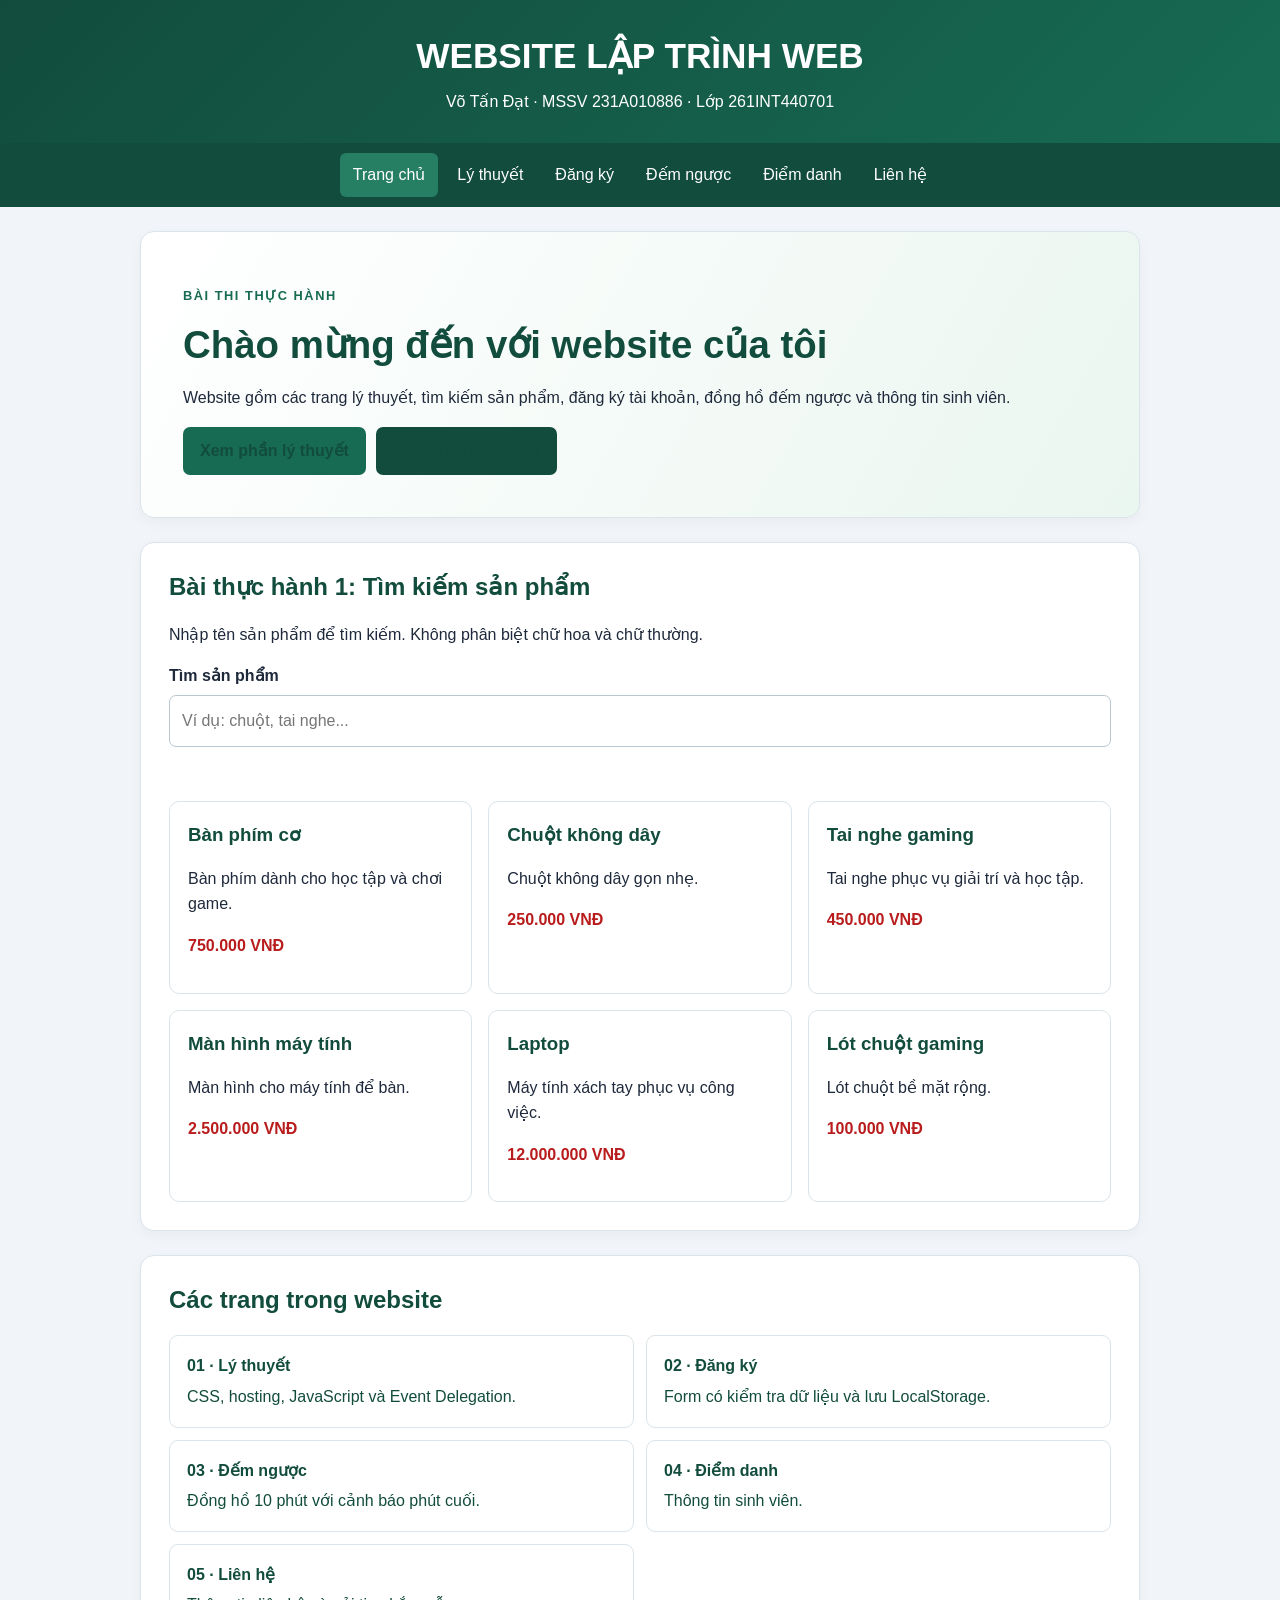
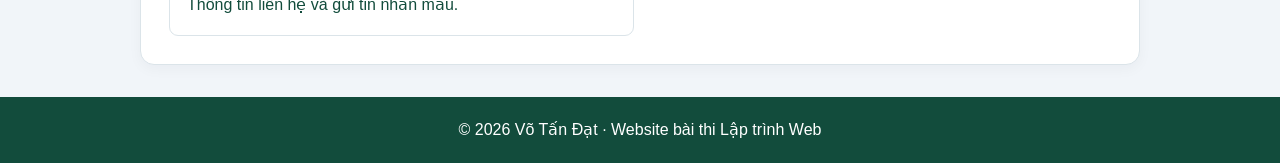
<file: index.html>
<!DOCTYPE html>
<html lang="vi">
<head>
  <meta charset="UTF-8">
  <meta name="viewport" content="width=device-width, initial-scale=1.0">
  <title>Trang chủ | Võ Tấn Đạt</title>
  <link rel="stylesheet" href="css/style.css">
  <script src="js/script.js" defer></script>
</head>
<body>
  <header class="site-header">
    <div class="container"><h1>WEBSITE LẬP TRÌNH WEB</h1><p>Võ Tấn Đạt · MSSV 231A010886 · Lớp 261INT440701</p></div>
  </header>
  <nav class="site-nav" aria-label="Menu chính">
    <a class="active" href="index.html">Trang chủ</a>
    <a href="baitap01.html">Lý thuyết</a>
    <a href="baitap02.html">Đăng ký</a>
    <a href="baitap03.html">Đếm ngược</a>
    <a href="about.html">Điểm danh</a>
    <a href="contact.html">Liên hệ</a>
  </nav>
  <main class="container">
    <section class="hero panel">
      <p class="eyebrow">BÀI THI THỰC HÀNH</p>
      <h2>Chào mừng đến với website của tôi</h2>
      <p>Website gồm các trang lý thuyết, tìm kiếm sản phẩm, đăng ký tài khoản, đồng hồ đếm ngược và thông tin sinh viên.</p>
      <div class="button-row"><a class="button" href="baitap01.html">Xem phần lý thuyết</a><a class="button button-secondary" href="about.html">Thông tin sinh viên</a></div>
    </section>
    <section class="panel">
      <h2>Bài thực hành 1: Tìm kiếm sản phẩm</h2>
      <p>Nhập tên sản phẩm để tìm kiếm. Không phân biệt chữ hoa và chữ thường.</p>
      <label for="productSearch">Tìm sản phẩm</label>
      <input id="productSearch" type="search" placeholder="Ví dụ: chuột, tai nghe..." autocomplete="off">
      <p id="productMessage" class="status" role="status" aria-live="polite"></p>
      <div id="productList" class="product-grid"></div>
    </section>
    <section class="panel">
      <h2>Các trang trong website</h2>
      <div class="link-grid">
        <a class="link-card" href="baitap01.html"><strong>01 · Lý thuyết</strong><span>CSS, hosting, JavaScript và Event Delegation.</span></a>
        <a class="link-card" href="baitap02.html"><strong>02 · Đăng ký</strong><span>Form có kiểm tra dữ liệu và lưu LocalStorage.</span></a>
        <a class="link-card" href="baitap03.html"><strong>03 · Đếm ngược</strong><span>Đồng hồ 10 phút với cảnh báo phút cuối.</span></a>
        <a class="link-card" href="about.html"><strong>04 · Điểm danh</strong><span>Thông tin sinh viên.</span></a>
        <a class="link-card" href="contact.html"><strong>05 · Liên hệ</strong><span>Thông tin liên hệ và gửi tin nhắn mẫu.</span></a>
      </div>
    </section>
  </main>
  <footer class="site-footer"><p>© 2026 Võ Tấn Đạt · Website bài thi Lập trình Web</p></footer>
</body>
</html>
</file>
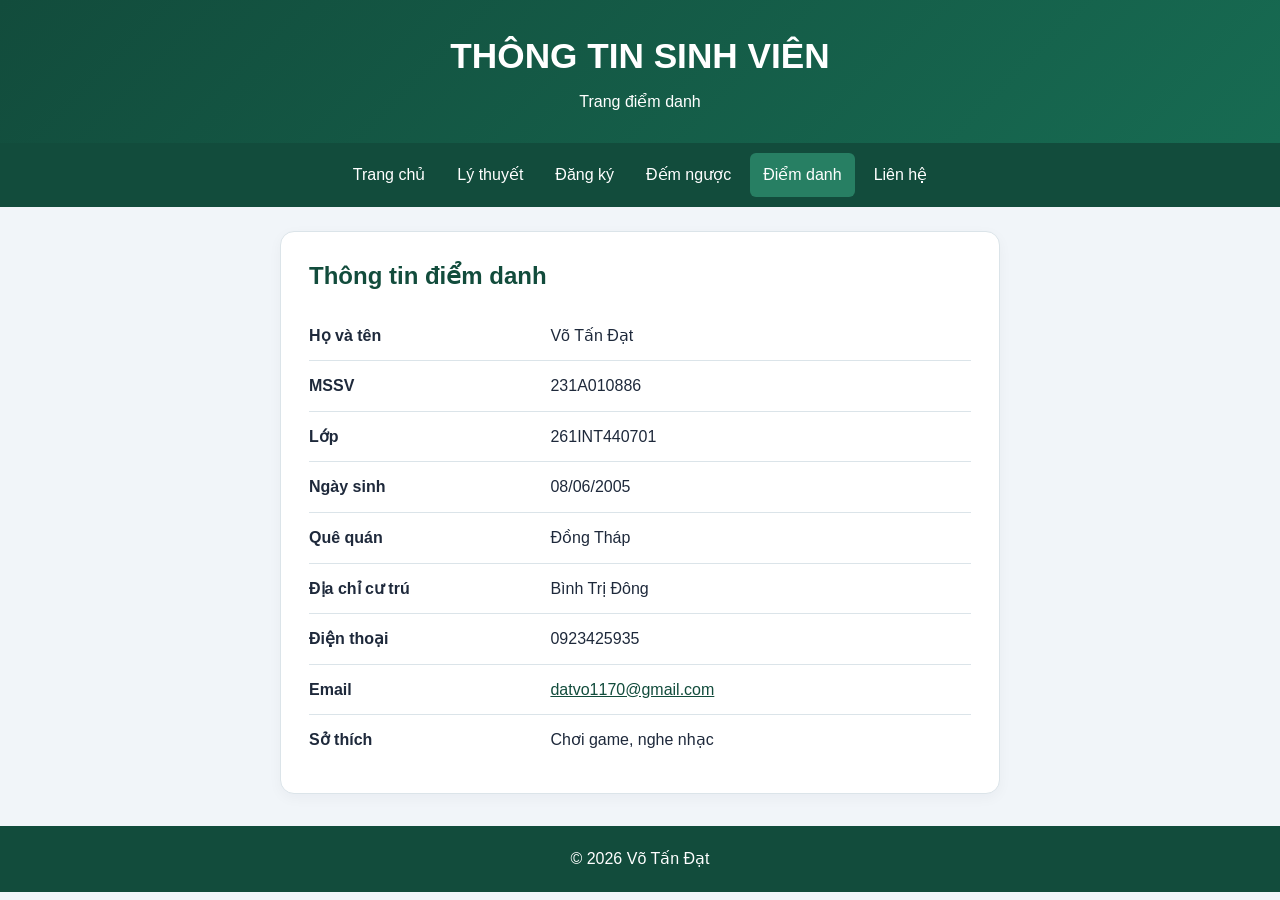
<file: about.html>
<!DOCTYPE html>
<html lang="vi">
<head>
  <meta charset="UTF-8"><meta name="viewport" content="width=device-width, initial-scale=1.0">
  <title>Điểm danh | Võ Tấn Đạt</title><link rel="stylesheet" href="css/style.css">
</head>
<body>
  <header class="site-header"><div class="container"><h1>THÔNG TIN SINH VIÊN</h1><p>Trang điểm danh</p></div></header>
  <nav class="site-nav" aria-label="Menu chính"><a href="index.html">Trang chủ</a><a href="baitap01.html">Lý thuyết</a><a href="baitap02.html">Đăng ký</a><a href="baitap03.html">Đếm ngược</a><a class="active" href="about.html">Điểm danh</a><a href="contact.html">Liên hệ</a></nav>
  <main class="container narrow">
    <section class="panel profile-panel"><h2>Thông tin điểm danh</h2>
      <dl class="profile-list">
        <div><dt>Họ và tên</dt><dd>Võ Tấn Đạt</dd></div>
        <div><dt>MSSV</dt><dd>231A010886</dd></div>
        <div><dt>Lớp</dt><dd>261INT440701</dd></div>
        <div><dt>Ngày sinh</dt><dd>08/06/2005</dd></div>
        <div><dt>Quê quán</dt><dd>Đồng Tháp</dd></div>
        <div><dt>Địa chỉ cư trú</dt><dd>Bình Trị Đông</dd></div>
        <div><dt>Điện thoại</dt><dd>0923425935</dd></div>
        <div><dt>Email</dt><dd><a href="mailto:datvo1170@gmail.com">datvo1170@gmail.com</a></dd></div>
        <div><dt>Sở thích</dt><dd>Chơi game, nghe nhạc</dd></div>
      </dl>
    </section>
  </main>
  <footer class="site-footer"><p>© 2026 Võ Tấn Đạt</p></footer>
</body>
</html>
</file>
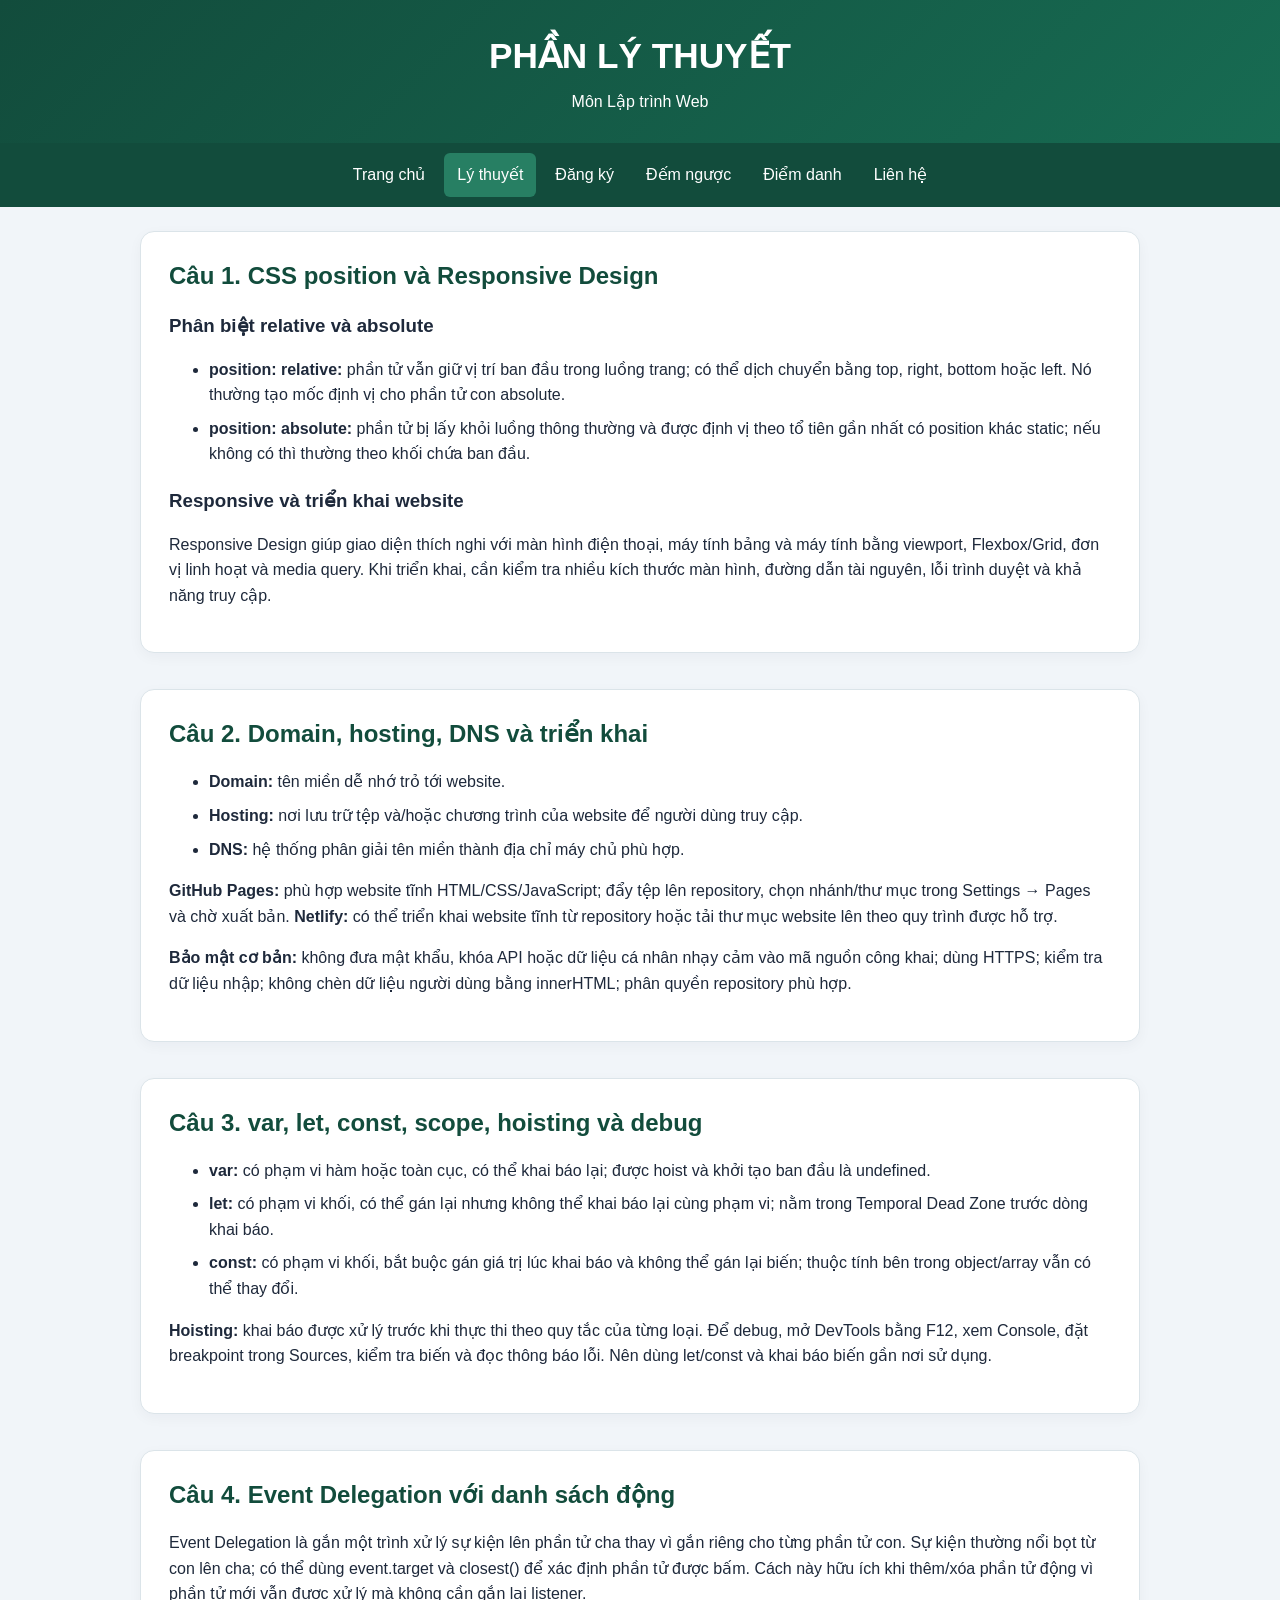
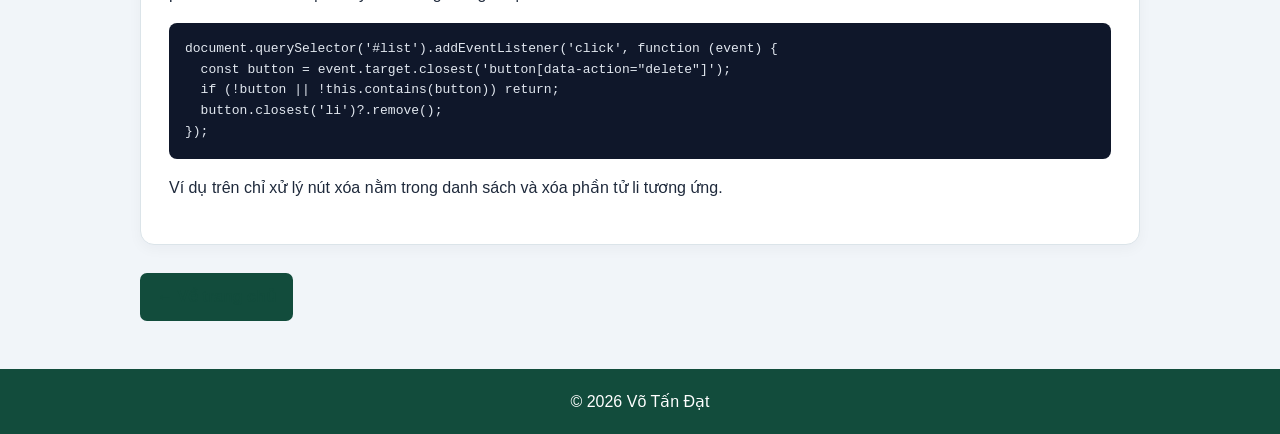
<file: baitap01.html>
<!DOCTYPE html>
<html lang="vi">
<head>
  <meta charset="UTF-8"><meta name="viewport" content="width=device-width, initial-scale=1.0">
  <title>Lý thuyết | Võ Tấn Đạt</title><link rel="stylesheet" href="css/style.css">
</head>
<body>
  <header class="site-header"><div class="container"><h1>PHẦN LÝ THUYẾT</h1><p>Môn Lập trình Web</p></div></header>
  <nav class="site-nav" aria-label="Menu chính">
    <a href="index.html">Trang chủ</a><a class="active" href="baitap01.html">Lý thuyết</a><a href="baitap02.html">Đăng ký</a><a href="baitap03.html">Đếm ngược</a><a href="about.html">Điểm danh</a><a href="contact.html">Liên hệ</a>
  </nav>
  <main class="container content-stack">
    <article class="panel"><h2>Câu 1. CSS position và Responsive Design</h2>
      <h3>Phân biệt relative và absolute</h3>
      <ul><li><strong>position: relative:</strong> phần tử vẫn giữ vị trí ban đầu trong luồng trang; có thể dịch chuyển bằng top, right, bottom hoặc left. Nó thường tạo mốc định vị cho phần tử con absolute.</li><li><strong>position: absolute:</strong> phần tử bị lấy khỏi luồng thông thường và được định vị theo tổ tiên gần nhất có position khác static; nếu không có thì thường theo khối chứa ban đầu.</li></ul>
      <h3>Responsive và triển khai website</h3><p>Responsive Design giúp giao diện thích nghi với màn hình điện thoại, máy tính bảng và máy tính bằng viewport, Flexbox/Grid, đơn vị linh hoạt và media query. Khi triển khai, cần kiểm tra nhiều kích thước màn hình, đường dẫn tài nguyên, lỗi trình duyệt và khả năng truy cập.</p>
    </article>
    <article class="panel"><h2>Câu 2. Domain, hosting, DNS và triển khai</h2>
      <ul><li><strong>Domain:</strong> tên miền dễ nhớ trỏ tới website.</li><li><strong>Hosting:</strong> nơi lưu trữ tệp và/hoặc chương trình của website để người dùng truy cập.</li><li><strong>DNS:</strong> hệ thống phân giải tên miền thành địa chỉ máy chủ phù hợp.</li></ul>
      <p><strong>GitHub Pages:</strong> phù hợp website tĩnh HTML/CSS/JavaScript; đẩy tệp lên repository, chọn nhánh/thư mục trong Settings → Pages và chờ xuất bản. <strong>Netlify:</strong> có thể triển khai website tĩnh từ repository hoặc tải thư mục website lên theo quy trình được hỗ trợ.</p>
      <p><strong>Bảo mật cơ bản:</strong> không đưa mật khẩu, khóa API hoặc dữ liệu cá nhân nhạy cảm vào mã nguồn công khai; dùng HTTPS; kiểm tra dữ liệu nhập; không chèn dữ liệu người dùng bằng innerHTML; phân quyền repository phù hợp.</p>
    </article>
    <article class="panel"><h2>Câu 3. var, let, const, scope, hoisting và debug</h2>
      <ul><li><strong>var:</strong> có phạm vi hàm hoặc toàn cục, có thể khai báo lại; được hoist và khởi tạo ban đầu là undefined.</li><li><strong>let:</strong> có phạm vi khối, có thể gán lại nhưng không thể khai báo lại cùng phạm vi; nằm trong Temporal Dead Zone trước dòng khai báo.</li><li><strong>const:</strong> có phạm vi khối, bắt buộc gán giá trị lúc khai báo và không thể gán lại biến; thuộc tính bên trong object/array vẫn có thể thay đổi.</li></ul>
      <p><strong>Hoisting:</strong> khai báo được xử lý trước khi thực thi theo quy tắc của từng loại. Để debug, mở DevTools bằng F12, xem Console, đặt breakpoint trong Sources, kiểm tra biến và đọc thông báo lỗi. Nên dùng let/const và khai báo biến gần nơi sử dụng.</p>
    </article>
    <article class="panel"><h2>Câu 4. Event Delegation với danh sách động</h2>
      <p>Event Delegation là gắn một trình xử lý sự kiện lên phần tử cha thay vì gắn riêng cho từng phần tử con. Sự kiện thường nổi bọt từ con lên cha; có thể dùng event.target và closest() để xác định phần tử được bấm. Cách này hữu ích khi thêm/xóa phần tử động vì phần tử mới vẫn được xử lý mà không cần gắn lại listener.</p>
      <pre><code>document.querySelector('#list').addEventListener('click', function (event) {
  const button = event.target.closest('button[data-action="delete"]');
  if (!button || !this.contains(button)) return;
  button.closest('li')?.remove();
});</code></pre>
      <p>Ví dụ trên chỉ xử lý nút xóa nằm trong danh sách và xóa phần tử li tương ứng.</p>
    </article>
    <p><a class="button button-secondary" href="index.html">← Về trang chủ</a></p>
  </main>
  <footer class="site-footer"><p>© 2026 Võ Tấn Đạt</p></footer>
</body>
</html>
</file>
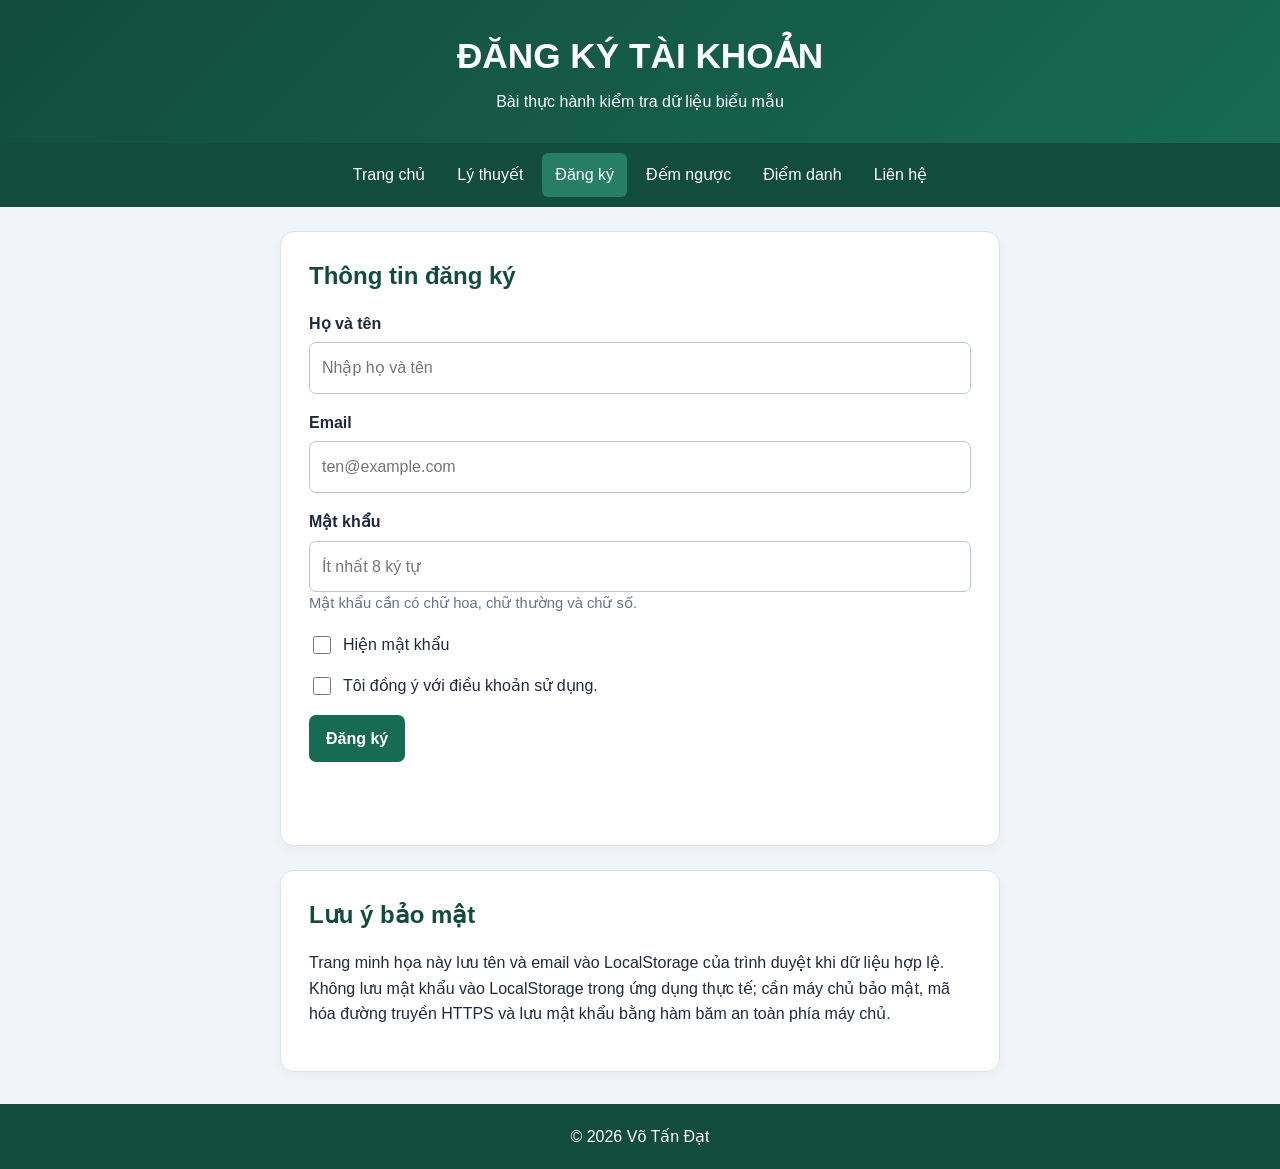
<file: baitap02.html>
<!DOCTYPE html>
<html lang="vi">
<head>
  <meta charset="UTF-8"><meta name="viewport" content="width=device-width, initial-scale=1.0">
  <title>Đăng ký | Võ Tấn Đạt</title><link rel="stylesheet" href="css/style.css"><script src="js/script.js" defer></script>
</head>
<body>
  <header class="site-header"><div class="container"><h1>ĐĂNG KÝ TÀI KHOẢN</h1><p>Bài thực hành kiểm tra dữ liệu biểu mẫu</p></div></header>
  <nav class="site-nav" aria-label="Menu chính"><a href="index.html">Trang chủ</a><a href="baitap01.html">Lý thuyết</a><a class="active" href="baitap02.html">Đăng ký</a><a href="baitap03.html">Đếm ngược</a><a href="about.html">Điểm danh</a><a href="contact.html">Liên hệ</a></nav>
  <main class="container narrow">
    <section class="panel">
      <h2>Thông tin đăng ký</h2>
      <form id="signupForm" novalidate>
        <div class="form-field"><label for="fullName">Họ và tên</label><input id="fullName" name="fullName" type="text" required autocomplete="name" placeholder="Nhập họ và tên"></div>
        <div class="form-field"><label for="signupEmail">Email</label><input id="signupEmail" name="email" type="email" required autocomplete="email" placeholder="ten@example.com"></div>
        <div class="form-field"><label for="signupPassword">Mật khẩu</label><input id="signupPassword" name="password" type="password" required autocomplete="new-password" placeholder="Ít nhất 8 ký tự"><small>Mật khẩu cần có chữ hoa, chữ thường và chữ số.</small></div>
        <div class="form-field"><label class="checkbox-label"><input id="showPassword" type="checkbox"> Hiện mật khẩu</label></div>
        <div class="form-field"><label class="checkbox-label"><input id="acceptTerms" type="checkbox" required> Tôi đồng ý với điều khoản sử dụng.</label></div>
        <button class="button" type="submit">Đăng ký</button>
        <p id="signupMessage" class="status" role="status" aria-live="polite"></p>
      </form>
    </section>
    <section class="panel"><h2>Lưu ý bảo mật</h2><p>Trang minh họa này lưu tên và email vào LocalStorage của trình duyệt khi dữ liệu hợp lệ. Không lưu mật khẩu vào LocalStorage trong ứng dụng thực tế; cần máy chủ bảo mật, mã hóa đường truyền HTTPS và lưu mật khẩu bằng hàm băm an toàn phía máy chủ.</p></section>
  </main>
  <footer class="site-footer"><p>© 2026 Võ Tấn Đạt</p></footer>
</body>
</html>
</file>
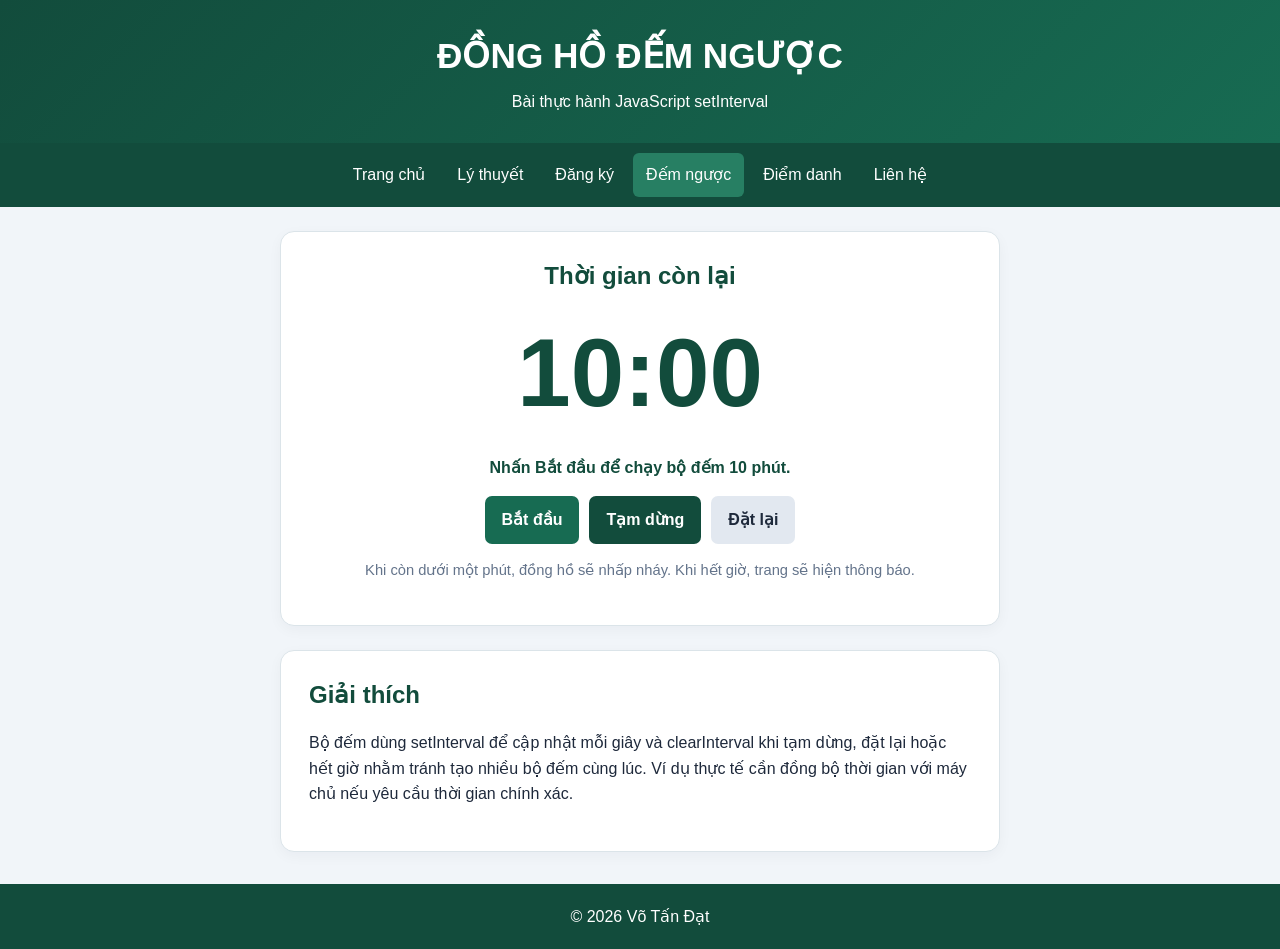
<file: baitap03.html>
<!DOCTYPE html>
<html lang="vi">
<head>
  <meta charset="UTF-8"><meta name="viewport" content="width=device-width, initial-scale=1.0">
  <title>Đếm ngược | Võ Tấn Đạt</title><link rel="stylesheet" href="css/style.css"><script src="js/script.js" defer></script>
</head>
<body>
  <header class="site-header"><div class="container"><h1>ĐỒNG HỒ ĐẾM NGƯỢC</h1><p>Bài thực hành JavaScript setInterval</p></div></header>
  <nav class="site-nav" aria-label="Menu chính"><a href="index.html">Trang chủ</a><a href="baitap01.html">Lý thuyết</a><a href="baitap02.html">Đăng ký</a><a class="active" href="baitap03.html">Đếm ngược</a><a href="about.html">Điểm danh</a><a href="contact.html">Liên hệ</a></nav>
  <main class="container narrow">
    <section class="panel timer-panel">
      <h2>Thời gian còn lại</h2>
      <div id="timerDisplay" class="timer" role="timer" aria-live="off">10:00</div>
      <p id="timerMessage" class="status" role="status" aria-live="polite">Nhấn Bắt đầu để chạy bộ đếm 10 phút.</p>
      <div class="button-row center"><button class="button" id="startTimer" type="button">Bắt đầu</button><button class="button button-secondary" id="pauseTimer" type="button">Tạm dừng</button><button class="button button-light" id="resetTimer" type="button">Đặt lại</button></div>
      <p class="muted">Khi còn dưới một phút, đồng hồ sẽ nhấp nháy. Khi hết giờ, trang sẽ hiện thông báo.</p>
    </section>
    <section class="panel"><h2>Giải thích</h2><p>Bộ đếm dùng setInterval để cập nhật mỗi giây và clearInterval khi tạm dừng, đặt lại hoặc hết giờ nhằm tránh tạo nhiều bộ đếm cùng lúc. Ví dụ thực tế cần đồng bộ thời gian với máy chủ nếu yêu cầu thời gian chính xác.</p></section>
  </main>
  <footer class="site-footer"><p>© 2026 Võ Tấn Đạt</p></footer>
</body>
</html>
</file>
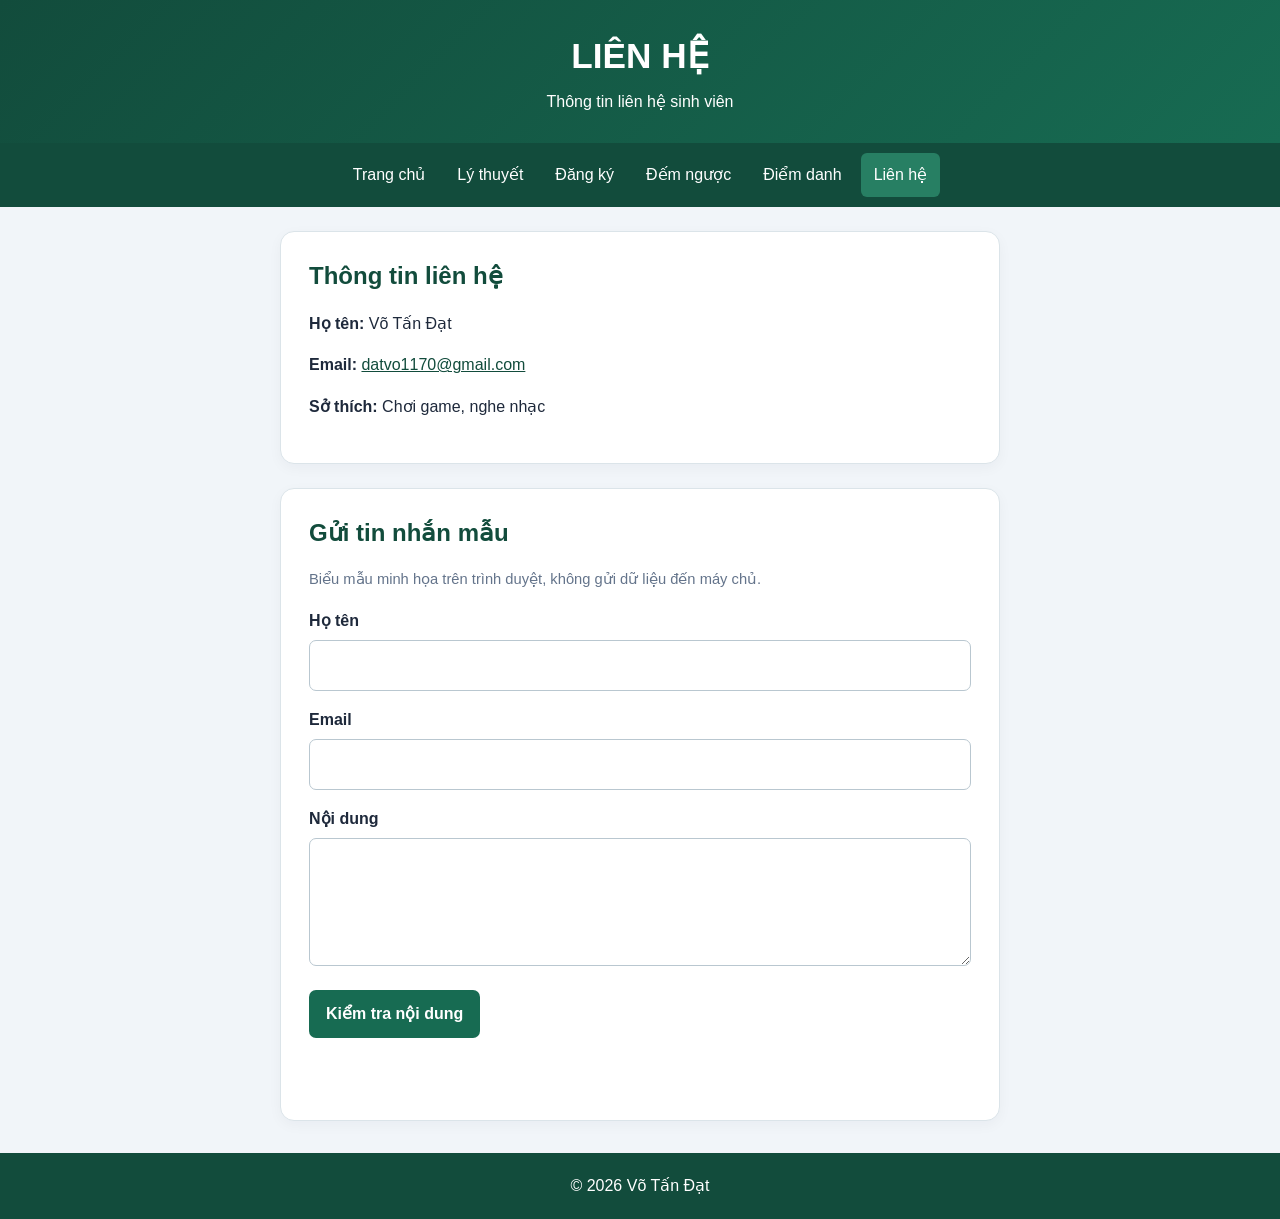
<file: contact.html>
<!DOCTYPE html>
<html lang="vi">
<head>
  <meta charset="UTF-8"><meta name="viewport" content="width=device-width, initial-scale=1.0">
  <title>Liên hệ | Võ Tấn Đạt</title><link rel="stylesheet" href="css/style.css"><script src="js/script.js" defer></script>
</head>
<body>
  <header class="site-header"><div class="container"><h1>LIÊN HỆ</h1><p>Thông tin liên hệ sinh viên</p></div></header>
  <nav class="site-nav" aria-label="Menu chính"><a href="index.html">Trang chủ</a><a href="baitap01.html">Lý thuyết</a><a href="baitap02.html">Đăng ký</a><a href="baitap03.html">Đếm ngược</a><a href="about.html">Điểm danh</a><a class="active" href="contact.html">Liên hệ</a></nav>
  <main class="container narrow">
    <section class="panel"><h2>Thông tin liên hệ</h2><p><strong>Họ tên:</strong> Võ Tấn Đạt</p><p><strong>Email:</strong> <a href="mailto:datvo1170@gmail.com">datvo1170@gmail.com</a></p><p><strong>Sở thích:</strong> Chơi game, nghe nhạc</p></section>
    <section class="panel"><h2>Gửi tin nhắn mẫu</h2><p class="muted">Biểu mẫu minh họa trên trình duyệt, không gửi dữ liệu đến máy chủ.</p><form id="contactForm"><div class="form-field"><label for="contactName">Họ tên</label><input id="contactName" required></div><div class="form-field"><label for="contactEmail">Email</label><input id="contactEmail" type="email" required></div><div class="form-field"><label for="contactText">Nội dung</label><textarea id="contactText" rows="4" required></textarea></div><button class="button" type="submit">Kiểm tra nội dung</button><p id="contactMessage" class="status" role="status" aria-live="polite"></p></form></section>
  </main>
  <footer class="site-footer"><p>© 2026 Võ Tấn Đạt</p></footer>
</body>
</html>
</file>
<file: css/style.css>
:root{--green:#176b52;--green-dark:#124c3c;--green-light:#e8f5ef;--text:#1e293b;--muted:#64748b;--bg:#f1f5f9;--border:#dbe4e9;--danger:#b91c1c;--white:#fff}
*{box-sizing:border-box}html{scroll-behavior:smooth}body{margin:0;font-family:Arial,Helvetica,sans-serif;line-height:1.6;color:var(--text);background:var(--bg)}.container{width:min(100% - 32px,1000px);margin-inline:auto}.narrow{max-width:720px}.site-header{background:linear-gradient(135deg,var(--green-dark),var(--green));color:white;padding:28px 0;text-align:center}.site-header h1{margin:0 0 5px;font-size:clamp(1.5rem,4vw,2.2rem)}.site-header p{margin:0}.site-nav{display:flex;justify-content:center;align-items:center;gap:6px;flex-wrap:wrap;padding:10px 16px;background:var(--green-dark)}.site-nav a{display:block;color:white;text-decoration:none;padding:9px 13px;border-radius:6px}.site-nav a:hover,.site-nav a.active{background:#277f63}.panel{background:white;padding:clamp(18px,3vw,28px);border:1px solid var(--border);border-radius:14px;box-shadow:0 4px 14px #0f172a0a;margin:24px 0}.panel h2{margin-top:0;color:var(--green-dark);line-height:1.3}.panel h3{margin-bottom:5px}.hero{padding:clamp(24px,5vw,42px);background:linear-gradient(120deg,#fff,#eaf6f0)}.hero h2{font-size:clamp(1.6rem,4vw,2.4rem);margin:4px 0 10px}.eyebrow{font-weight:bold;letter-spacing:.12em;color:var(--green);font-size:.8rem}.button-row{display:flex;flex-wrap:wrap;gap:10px;margin-top:16px}.button-row.center{justify-content:center}.button{display:inline-block;border:0;border-radius:7px;background:var(--green);color:white;text-decoration:none;font:inherit;font-weight:bold;padding:11px 17px;cursor:pointer}.button:hover{background:var(--green-dark)}.button-secondary{background:var(--green-dark)}.button-light{background:#e2e8f0;color:var(--text)}.button-light:hover{background:#cbd5e1}.product-grid{display:grid;grid-template-columns:repeat(3,minmax(0,1fr));gap:16px}.product-card{padding:18px;border:1px solid var(--border);border-radius:10px;background:#fff}.product-card h3{margin:0 0 8px;color:var(--green-dark)}.price{font-weight:bold;color:#b91c1c}.status{min-height:1.4em;color:var(--green-dark);font-weight:600}.status.error{color:var(--danger)}input:not([type=checkbox]),textarea{width:100%;padding:12px;border:1px solid #b9c7d0;border-radius:7px;font:inherit;background:#fff}input:focus,textarea:focus{outline:3px solid #a7e4ca;border-color:var(--green)}label{display:block;font-weight:bold;margin-bottom:6px}.form-field{margin:16px 0}.form-field small,.muted{display:block;color:var(--muted);font-size:.92rem}.checkbox-label{display:flex;align-items:center;gap:9px;font-weight:normal}.checkbox-label input{width:18px;height:18px}.link-grid{display:grid;grid-template-columns:repeat(2,minmax(0,1fr));gap:12px}.link-card{display:flex;flex-direction:column;gap:5px;padding:17px;border:1px solid var(--border);border-radius:9px;text-decoration:none;color:var(--text);background:#fff}.link-card:hover{border-color:var(--green);background:var(--green-light)}.link-card strong{color:var(--green-dark)}.content-stack{display:flex;flex-direction:column;gap:0}.content-stack .panel{margin-bottom:12px}.content-stack li{margin:8px 0}pre{overflow:auto;background:#0f172a;color:#e2e8f0;padding:16px;border-radius:8px;white-space:pre-wrap}.profile-list{margin:0}.profile-list div{display:grid;grid-template-columns:minmax(130px, .7fr) 1.3fr;gap:15px;padding:12px 0;border-bottom:1px solid var(--border)}.profile-list div:last-child{border-bottom:0}.profile-list dt{font-weight:bold}.profile-list dd{margin:0;overflow-wrap:anywhere}.timer-panel{text-align:center}.timer{font-variant-numeric:tabular-nums;font-size:clamp(3.5rem,14vw,6rem);font-weight:bold;color:var(--green-dark);line-height:1.25;margin:22px 0}.timer.warning{color:var(--danger);animation:blink 1s step-start infinite}@keyframes blink{50%{opacity:.35}}.site-footer{background:var(--green-dark);color:white;text-align:center;padding:20px;margin-top:32px}.site-footer p{margin:0}.content-stack a,.panel a{color:var(--green-dark)}@media(max-width:700px){.product-grid{grid-template-columns:repeat(2,minmax(0,1fr))}.site-nav{align-items:stretch}.site-nav a{text-align:center;flex:1 1 120px}}@media(max-width:500px){.container{width:min(100% - 22px,1000px)}.product-grid,.link-grid{grid-template-columns:1fr}.site-nav{display:grid;grid-template-columns:repeat(2,minmax(0,1fr))}.site-nav a{padding:8px}.profile-list div{grid-template-columns:1fr;gap:2px}.panel{padding:18px}}
</file>
